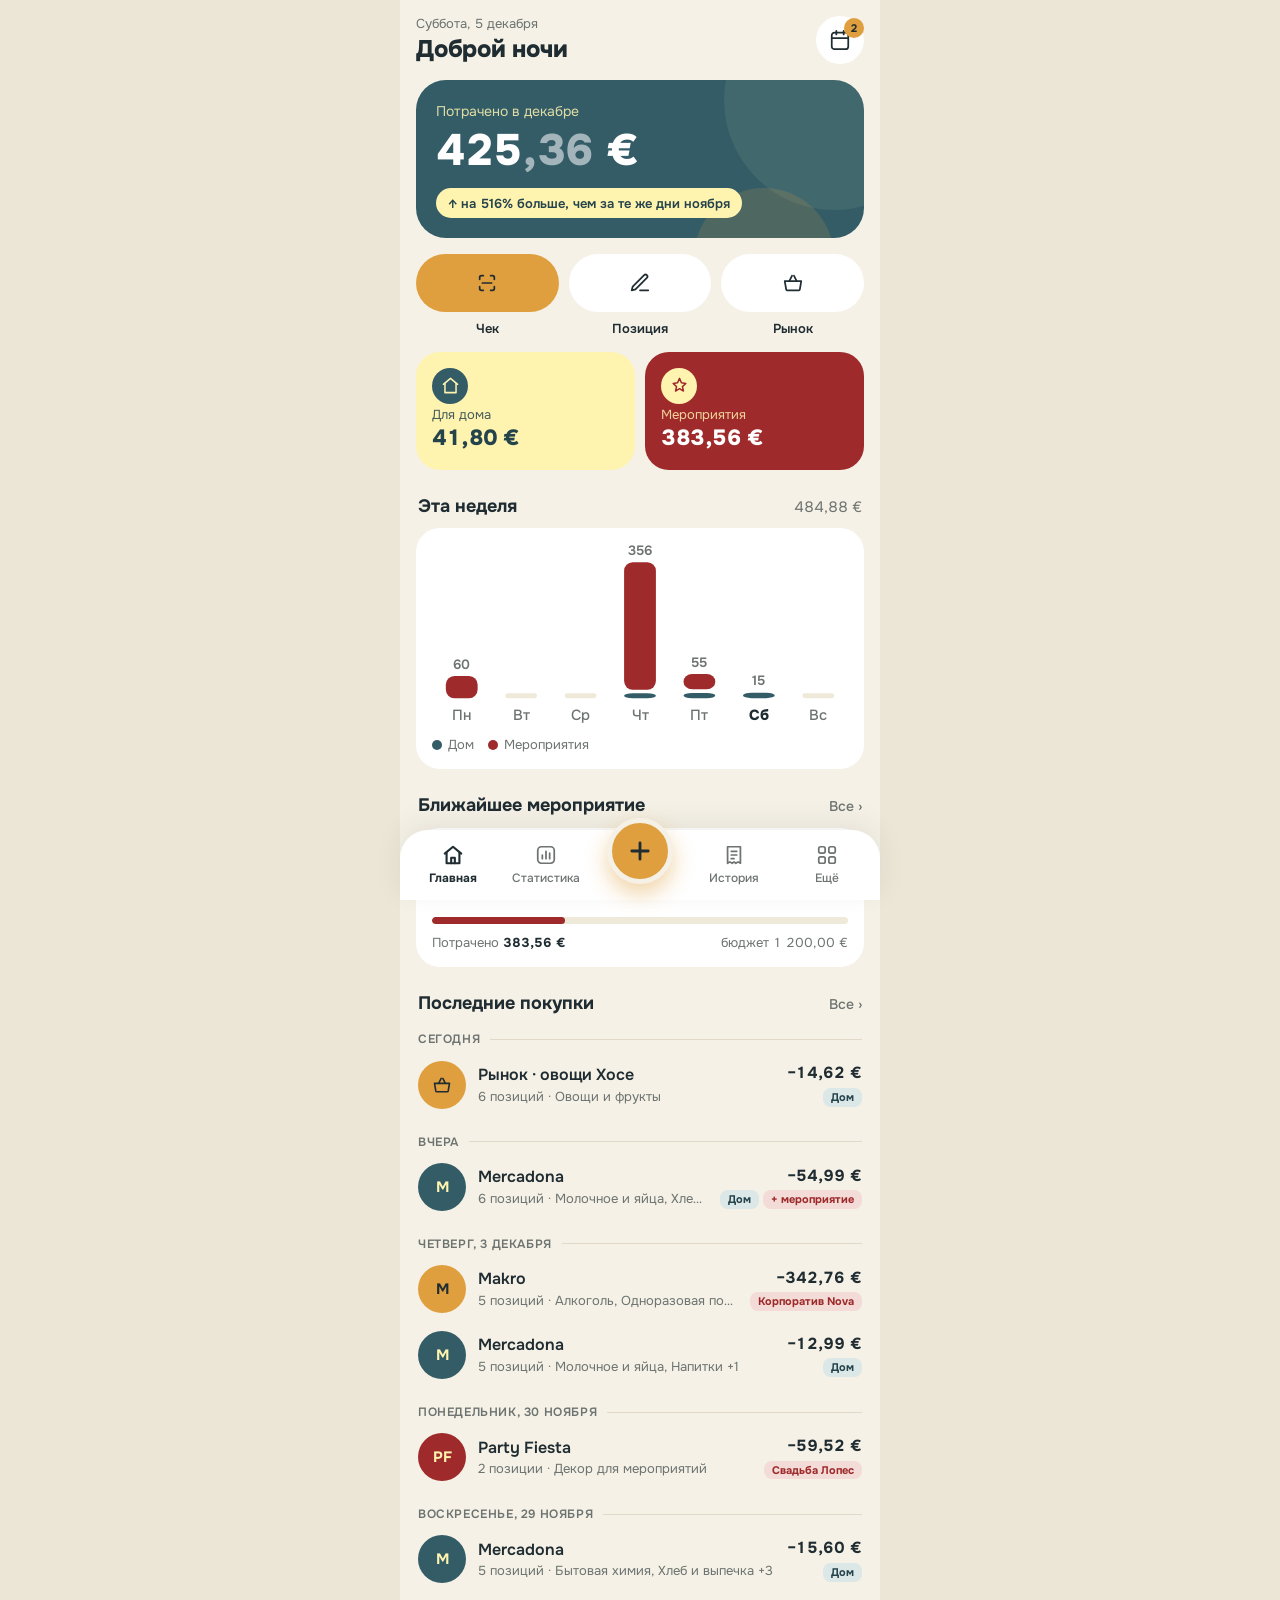
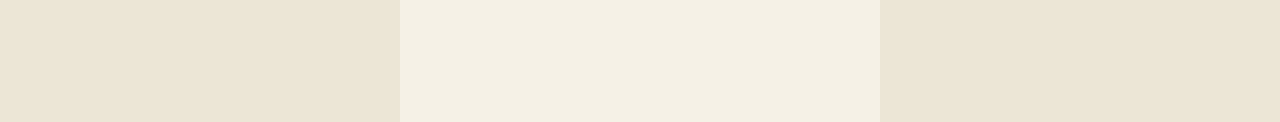
<file: expenses/index.html>
<!doctype html>
<html lang="ru">
<head>
<meta charset="utf-8">
<meta name="viewport" content="width=device-width,initial-scale=1,viewport-fit=cover">
<title>Расходы</title>
<meta name="theme-color" content="#F5F1E6">
<meta name="apple-mobile-web-app-capable" content="yes">
<meta name="apple-mobile-web-app-status-bar-style" content="default">
<link rel="manifest" href="manifest.webmanifest">
<link rel="preconnect" href="https://fonts.googleapis.com">
<link rel="preconnect" href="https://fonts.gstatic.com" crossorigin>
<link rel="stylesheet" href="https://fonts.googleapis.com/css2?family=Onest:wght@400;500;600;700;800&display=swap">
<link rel="stylesheet" href="styles.css">
</head>
<body>
<main id="app" aria-live="polite"></main>

<nav class="nav" id="nav" aria-label="Разделы">
  <a href="#/home" data-tab="home"><svg class="i" viewBox="0 0 24 24"><path d="M3 10.5 12 3l9 7.5"/><path d="M5 9.5V21h14V9.5"/><path d="M10 21v-6h4v6"/></svg><span>Главная</span></a>
  <a href="#/stats" data-tab="stats"><svg class="i" viewBox="0 0 24 24"><rect x="3" y="3" width="18" height="18" rx="4"/><path d="M8 16v-4M12 16V8M16 16v-6"/></svg><span>Статистика</span></a>
  <button class="fab" data-act="open-add" aria-label="Добавить покупку"><svg class="i" viewBox="0 0 24 24"><path d="M12 5v14M5 12h14"/></svg></button>
  <a href="#/history" data-tab="history"><svg class="i" viewBox="0 0 24 24"><path d="M5 3h14v18l-2.5-1.5L14 21l-2-1.5L10 21l-2.5-1.5L5 21z"/><path d="M9 8h6M9 12h6M9 16h3"/></svg><span>История</span></a>
  <a href="#/more" data-tab="more"><svg class="i" viewBox="0 0 24 24"><rect x="3" y="3" width="7" height="7" rx="2"/><rect x="14" y="3" width="7" height="7" rx="2"/><rect x="3" y="14" width="7" height="7" rx="2"/><rect x="14" y="14" width="7" height="7" rx="2"/></svg><span>Ещё</span></a>
</nav>

<div id="toast" class="toast" role="status"></div>
<script src="app.js"></script>
</body>
</html>
</file>
<file: expenses/styles.css>
/* Палитра: Hunyadi yellow, Auburn, Dark slate gray, Vanilla */
:root{
  --yellow:#E09F3E; --yellow-deep:#A86C17; --yellow-tint:#F6E4C4;
  --red:#9E2A2B; --red-tint:#F3DCD8;
  --slate:#335C67; --slate-deep:#24434B; --slate-tint:#DCE7E8;
  --vanilla:#FFF3B0;
  --bg:#F5F1E6; --card:#FFFFFF; --surface:#EFE9DA; --line:#E2DAC6;
  --ink:#1F2C31; --muted:#6C7370;
  --home:var(--slate); --event:var(--red);
  --font:'Onest',system-ui,-apple-system,'Segoe UI',sans-serif;
  color-scheme:light;
}
*{box-sizing:border-box}
html,body{margin:0;background:var(--bg);color:var(--ink);font-family:var(--font);font-size:15px;line-height:1.35;-webkit-tap-highlight-color:transparent;-webkit-text-size-adjust:100%}
body{min-height:100vh;overflow-x:hidden}
button,input,select,textarea{font:inherit;color:inherit}
input,select,textarea{font-size:16px}
button{cursor:pointer;border:0;background:none;padding:0}
a{color:inherit}
:focus-visible{outline:3px solid var(--yellow);outline-offset:2px}
#app{max-width:480px;margin:0 auto;padding:max(12px,env(safe-area-inset-top)) 16px 130px}
body.no-nav #app{padding-bottom:150px}
.num{font-variant-numeric:tabular-nums}
.muted{color:var(--muted)}
svg.i{width:22px;height:22px;fill:none;stroke:currentColor;stroke-width:1.9;stroke-linecap:round;stroke-linejoin:round;flex-shrink:0}
h1,h2,h3{margin:0}

/* ---------- верхняя панель ---------- */
.topbar{display:flex;align-items:center;gap:12px;min-height:56px;margin-bottom:12px}
.topbar h1{flex:1;text-align:center;font-size:19px;font-weight:700}
.round{width:48px;height:48px;border-radius:50%;background:var(--card);display:grid;place-items:center;flex-shrink:0;position:relative}
.round .dot{position:absolute;top:2px;right:0;min-width:20px;height:20px;border-radius:10px;background:var(--yellow);font-size:11px;font-weight:700;display:grid;place-items:center;padding:0 5px}
.spacer{width:48px;flex-shrink:0}
.hello{flex:1}
.hello small{display:block;color:var(--muted);font-size:13px}
.hello b{font-size:24px;font-weight:800;letter-spacing:-.01em}

/* ---------- герой ---------- */
.hero{background:var(--slate);color:var(--vanilla);border-radius:30px;padding:22px 20px 20px;position:relative;overflow:hidden;isolation:isolate}
.hero::before,.hero::after{content:'';position:absolute;border-radius:50%;z-index:-1}
.hero::before{width:220px;height:220px;right:-80px;top:-90px;background:rgba(255,243,176,.07)}
.hero::after{width:140px;height:140px;right:30px;bottom:-90px;background:rgba(224,159,62,.16)}
.hero.red{background:var(--red)}
.hero .label{font-size:14px;opacity:.85}
.big{font-size:44px;font-weight:800;letter-spacing:-.03em;line-height:1.08;margin:6px 0 14px;color:#fff}
.big .cents{opacity:.55}
.pill{display:inline-flex;align-items:center;gap:6px;min-height:30px;padding:4px 12px;border-radius:15px;font-size:13px;font-weight:600}
.pill.vanilla{background:var(--vanilla);color:var(--slate-deep)}
.hero.red .pill.vanilla{color:var(--red)}
.hero-row{display:flex;justify-content:space-between;align-items:flex-end;gap:10px;flex-wrap:wrap}
.hero .meter{background:rgba(255,243,176,.22);margin-top:14px}
.hero .meter i{background:var(--vanilla)}
.hero-meta{display:flex;justify-content:space-between;font-size:13px;margin-top:8px;opacity:.9}

/* ---------- быстрые действия ---------- */
.quick{display:grid;grid-template-columns:repeat(3,1fr);gap:10px;margin:16px 0 4px}
.qa{display:flex;flex-direction:column;align-items:center;gap:8px;font-size:13px;font-weight:600;text-decoration:none}
.qa .ic{width:100%;height:58px;border-radius:29px;background:var(--card);display:grid;place-items:center}
.qa.primary .ic{background:var(--yellow)}

/* ---------- плитки ---------- */
.tiles{display:grid;grid-template-columns:1fr 1fr;gap:10px;margin-top:14px}
.tile{text-decoration:none;border-radius:24px;padding:16px;min-height:118px;display:flex;flex-direction:column;justify-content:space-between;position:relative;overflow:hidden;text-align:left;width:100%}
.tile .t-ic{width:36px;height:36px;border-radius:50%;display:grid;place-items:center}
.tile .t-ic svg.i{width:19px;height:19px}
.tile small{font-size:13px;opacity:.85}
.tile b{display:block;font-size:22px;font-weight:800;letter-spacing:-.02em}
.tile.home{background:var(--vanilla);color:var(--slate-deep)}
.tile.home .t-ic{background:var(--slate);color:var(--vanilla)}
.tile.ev{background:var(--red);color:var(--vanilla)}
.tile.ev .t-ic{background:var(--vanilla);color:var(--red)}
.tile.ev b{color:#fff}

/* ---------- карточки и секции ---------- */
.card{background:var(--card);border-radius:24px;padding:16px}
.card + .card{margin-top:12px}
.sec{display:flex;justify-content:space-between;align-items:baseline;gap:10px;margin:24px 2px 10px}
.sec h2{font-size:18px;font-weight:700}
.sec a,.sec button{font-size:14px;color:var(--muted);text-decoration:none;font-weight:500}
.empty{text-align:center;color:var(--muted);padding:28px 12px}

/* ---------- лента покупок ---------- */
.day-label{display:flex;align-items:center;gap:10px;font-size:12px;font-weight:600;color:var(--muted);text-transform:uppercase;letter-spacing:.05em;margin:16px 2px 4px}
.day-label::after{content:'';flex:1;height:1px;background:var(--line)}
.day-label .num{text-transform:none;letter-spacing:0}
.tx{display:flex;align-items:center;gap:12px;padding:9px 2px;width:100%;text-align:left}
.av{width:48px;height:48px;border-radius:50%;display:grid;place-items:center;font-weight:700;font-size:15px;flex-shrink:0}
.av svg.i{width:20px;height:20px}
.tx .mid{flex:1;min-width:0}
.tx .t{font-weight:600;font-size:16px;white-space:nowrap;overflow:hidden;text-overflow:ellipsis}
.tx .s{font-size:13px;color:var(--muted);white-space:nowrap;overflow:hidden;text-overflow:ellipsis;margin-top:2px}
.tx .amt{text-align:right;font-weight:700;font-size:16px;white-space:nowrap}
.tx .amt .ptags{margin-top:4px;display:flex;gap:4px;justify-content:flex-end}
.ptag{display:inline-flex;align-items:center;gap:4px;font-size:11px;font-weight:700;padding:2px 8px;border-radius:8px;white-space:nowrap}
.ptag.home{background:var(--slate-tint);color:var(--slate-deep)}
.ptag.ev{background:var(--red-tint);color:var(--red)}

/* ---------- чипы / сегменты ---------- */
.chips{display:flex;gap:8px;overflow-x:auto;scrollbar-width:none;padding:2px 0 4px;margin:0 -16px;padding-inline:16px}
.chips::-webkit-scrollbar{display:none}
.chip{flex-shrink:0;height:40px;padding:0 16px;border-radius:20px;border:1.5px solid var(--line);background:var(--card);font-weight:600;font-size:14px;white-space:nowrap;display:inline-flex;align-items:center;gap:6px}
.chip.on{background:var(--yellow);border-color:var(--yellow)}
.chips.wrap{flex-wrap:wrap;overflow:visible;margin:0;padding:0}
.chips.wrap .chip{height:36px;padding:0 12px;font-size:13px}
.seg{display:flex;background:var(--surface);border-radius:18px;padding:4px;gap:2px}
.seg button{flex:1;height:38px;border-radius:14px;font-weight:600;font-size:14px;color:var(--muted)}
.seg button.on{background:var(--card);color:var(--ink);box-shadow:0 1px 3px rgba(31,44,49,.1)}

/* ---------- поиск ---------- */
.search{display:flex;align-items:center;gap:10px;height:50px;border-radius:25px;background:var(--card);padding:0 16px;margin-bottom:12px;color:var(--muted)}
.search input{border:0;background:transparent;flex:1;min-width:0;height:100%;color:var(--ink)}
.search input:focus{outline:none}

/* ---------- статистика ---------- */
.period{display:flex;align-items:center;justify-content:space-between;gap:8px;margin:14px 0 6px}
.period b{font-size:16px;font-weight:700;text-transform:capitalize}
.period .round{width:40px;height:40px}
.period .round[disabled]{opacity:.35;cursor:default}
.total-line{display:flex;align-items:baseline;justify-content:space-between;gap:10px;flex-wrap:wrap}
.total-line .big{color:var(--ink);font-size:38px;margin:2px 0 4px}
.delta{font-size:13px;font-weight:600;padding:4px 10px;border-radius:12px;background:var(--surface)}
.delta.up{background:var(--red-tint);color:var(--red)}
.delta.down{background:var(--slate-tint);color:var(--slate-deep)}
.chart-head{display:flex;justify-content:space-between;align-items:center;gap:10px;margin-bottom:6px;min-height:22px;font-size:14px}
.chart-head b{font-weight:700}
.chart svg{width:100%;height:auto;display:block;overflow:visible}
.legend{display:flex;gap:14px;font-size:13px;color:var(--muted);margin-top:8px}
.legend i{display:inline-block;width:10px;height:10px;border-radius:50%;margin-right:6px;vertical-align:-1px}
.cal{display:grid;grid-template-columns:repeat(7,1fr);gap:5px}
.cal .h{font-size:11px;color:var(--muted);text-align:center;font-weight:600;padding-bottom:2px}
.cal button{aspect-ratio:1;border-radius:11px;display:grid;place-items:center;font-size:12px;font-weight:600;background:var(--surface);color:var(--ink)}
.cal button.today{box-shadow:inset 0 0 0 2px var(--slate)}
.cal button.sel{box-shadow:inset 0 0 0 2px var(--ink)}
.cal button.future{opacity:.4}
.scale{display:flex;align-items:center;gap:6px;justify-content:flex-end;font-size:11px;color:var(--muted);margin-top:8px}
.scale i{width:14px;height:14px;border-radius:4px;display:inline-block}

.cat-row{display:grid;grid-template-columns:42px 1fr auto;gap:12px;align-items:center;padding:8px 0;width:100%;text-align:left}
.cat-ic{width:42px;height:42px;border-radius:15px;display:grid;place-items:center;font-size:20px}
.cat-row .nm{font-weight:600;display:flex;justify-content:space-between;gap:8px}
.cat-row .nm span{color:var(--muted);font-weight:500;font-size:13px}
.cat-row .sum{font-weight:700;text-align:right;white-space:nowrap}
.meter{height:7px;border-radius:4px;background:var(--surface);margin-top:7px;overflow:hidden}
.meter i{display:block;height:100%;border-radius:4px;min-width:3px}

.top-list .tx .av{background:var(--surface);font-size:20px}

/* ---------- меню «Ещё» ---------- */
.menu{background:var(--card);border-radius:24px;overflow:hidden}
.menu a,.menu button{display:flex;align-items:center;gap:14px;padding:15px 16px;width:100%;text-align:left;text-decoration:none;font-weight:600}
.menu > * + *{border-top:1px solid var(--surface)}
.menu .m-ic{width:40px;height:40px;border-radius:14px;display:grid;place-items:center}
.menu .m-tx{flex:1}
.menu .m-tx small{display:block;color:var(--muted);font-weight:500;font-size:13px}
.menu .danger{color:var(--red)}

/* ---------- формы ---------- */
.field{display:flex;flex-direction:column;gap:6px;margin-bottom:12px}
.field > span{font-size:13px;color:var(--muted);font-weight:500;padding-left:4px}
.in{height:52px;border-radius:16px;border:1.5px solid var(--line);background:var(--card);padding:0 14px;width:100%;min-width:0}
select.in{appearance:none;background-image:url("data:image/svg+xml,%3Csvg xmlns='http://www.w3.org/2000/svg' viewBox='0 0 24 24' fill='none' stroke='%236C7370' stroke-width='2' stroke-linecap='round'%3E%3Cpath d='m6 9 6 6 6-6'/%3E%3C/svg%3E");background-repeat:no-repeat;background-position:right 12px center;background-size:18px;padding-right:36px}
.in:focus{outline:none;border-color:var(--yellow)}
.grid2{display:grid;grid-template-columns:1fr 1fr;gap:10px}
.btn{height:56px;border-radius:28px;background:var(--yellow);font-weight:700;font-size:16px;width:100%;display:flex;align-items:center;justify-content:center;gap:8px;color:var(--ink)}
.btn.dark{background:var(--slate);color:var(--vanilla)}
.btn.ghost{background:var(--surface)}
.btn.danger{background:var(--red-tint);color:var(--red)}
.btn.sm{height:46px;font-size:15px}
.btn[disabled]{opacity:.5}
.btns{display:grid;gap:10px;margin-top:16px}

.amount-card{background:var(--vanilla);border-radius:30px;padding:22px 16px 18px;text-align:center;margin-bottom:14px}
.amount-card label{font-size:14px;color:var(--slate-deep);font-weight:500}
.amount-in{display:flex;align-items:center;justify-content:center;gap:4px;margin-top:4px}
.amount-in input{font-size:46px;font-weight:800;letter-spacing:-.03em;text-align:center;border:0;background:transparent;width:1.2ch;min-width:1.2ch;max-width:8ch;padding:0;color:var(--ink)}
.amount-in input:focus{outline:none}
.amount-in span{font-size:46px;font-weight:800;color:var(--slate)}
.presets{display:flex;gap:8px;justify-content:center;margin-top:10px;flex-wrap:wrap}
.presets button{height:34px;padding:0 14px;border-radius:17px;background:rgba(255,255,255,.7);font-weight:600;font-size:14px}

.purpose{display:flex;gap:8px;overflow-x:auto;scrollbar-width:none;margin:0 -16px;padding:2px 16px 4px}
.purpose::-webkit-scrollbar{display:none}
.purpose .chip.on.ev{background:var(--red);border-color:var(--red);color:var(--vanilla)}
.purpose .chip.on.home{background:var(--slate);border-color:var(--slate);color:var(--vanilla)}

/* ---------- редактор позиций ---------- */
.ed-head{background:var(--card);border-radius:24px;padding:14px 14px 2px;margin-bottom:14px}
.ed-head .field{margin-bottom:12px}
.row{background:var(--card);border-radius:22px;padding:12px;margin-bottom:10px;display:grid;gap:8px;border-left:5px solid var(--slate)}
.row.ev{border-left-color:var(--red)}
.row .l1{display:flex;gap:8px;align-items:center}
.row .l1 .no{width:26px;height:26px;border-radius:50%;background:var(--surface);display:grid;place-items:center;font-size:12px;font-weight:700;flex-shrink:0}
.row .in{height:44px;border-radius:13px;padding:0 10px}
.row select.in{padding-right:30px;background-position:right 8px center;background-size:16px}
.row .l2{display:grid;grid-template-columns:1fr 72px 1.1fr 1.2fr;gap:6px}
.row .l3{display:grid;grid-template-columns:1fr 1fr;gap:6px}
.row .orig{font-size:12px;color:var(--muted);font-family:ui-monospace,'SF Mono',Menlo,monospace;padding-left:34px;margin-top:-4px}
.row .del{width:40px;height:40px;border-radius:50%;display:grid;place-items:center;color:var(--muted);flex-shrink:0}
.mini-lbl{display:grid;grid-template-columns:1fr 72px 1.1fr 1.2fr;gap:6px;font-size:11px;color:var(--muted);padding:0 4px;margin-top:-2px}
.add-row{width:100%;height:52px;border-radius:22px;border:2px dashed var(--line);font-weight:600;color:var(--muted);display:flex;align-items:center;justify-content:center;gap:8px}
.check{display:flex;gap:10px;align-items:center;padding:12px 14px;border-radius:18px;font-size:14px;font-weight:600;margin-bottom:12px}
.check.ok{background:var(--slate-tint);color:var(--slate-deep)}
.check.warn{background:var(--red-tint);color:var(--red)}
.receipt-thumb{display:flex;gap:12px;align-items:center;margin-bottom:12px}
.receipt-thumb img{width:56px;height:72px;object-fit:cover;border-radius:12px;background:var(--surface)}

.savebar{position:fixed;left:50%;transform:translateX(-50%);bottom:0;width:100%;max-width:480px;background:var(--card);border-radius:28px 28px 0 0;padding:14px 16px calc(14px + env(safe-area-inset-bottom));display:flex;gap:12px;align-items:center;box-shadow:0 -8px 28px rgba(31,44,49,.08);z-index:25}
.savebar .tot{flex:1}
.savebar .tot small{display:block;color:var(--muted);font-size:13px}
.savebar .tot b{font-size:22px;font-weight:800;letter-spacing:-.02em}
.savebar .btn{width:auto;padding:0 28px}

/* ---------- загрузка чека ---------- */
.drop{display:flex;flex-direction:column;align-items:center;justify-content:center;gap:10px;text-align:center;min-height:260px;border-radius:30px;border:2px dashed var(--yellow);background:var(--card);padding:24px;cursor:pointer}
.drop .ic{width:72px;height:72px;border-radius:50%;background:var(--yellow);display:grid;place-items:center}
.drop .ic svg.i{width:32px;height:32px}
.drop b{font-size:18px}
.drop img{max-height:320px;border-radius:18px}
.note{background:var(--vanilla);border-radius:20px;padding:14px 16px;font-size:14px;color:var(--slate-deep);margin-top:12px}

/* ---------- мероприятия ---------- */
.ev-card{text-decoration:none;color:inherit;background:var(--card);border-radius:24px;padding:16px;display:flex;flex-direction:column;gap:10px;width:100%;text-align:left}
.ev-card + .ev-card{margin-top:10px}
.ev-top{display:flex;gap:12px;align-items:center}
.datebox{width:56px;height:56px;border-radius:18px;background:var(--red-tint);color:var(--red);display:flex;flex-direction:column;align-items:center;justify-content:center;line-height:1;flex-shrink:0}
.datebox b{font-size:21px;font-weight:800}
.datebox small{font-size:11px;font-weight:600;margin-top:2px}
.datebox.past{background:var(--surface);color:var(--muted)}
.ev-top .mid{flex:1;min-width:0}
.ev-top .t{font-weight:700;font-size:16px}
.ev-top .s{font-size:13px;color:var(--muted)}
.ev-meta{display:flex;justify-content:space-between;font-size:13px;color:var(--muted)}
.ev-meta b{color:var(--ink)}
.meter.red i{background:var(--red)}
.meter.over i{background:var(--yellow-deep)}

/* ---------- категории ---------- */
.cat-grid{display:grid;grid-template-columns:repeat(2,1fr);gap:10px}
.cat-tile{background:var(--card);border-radius:22px;padding:14px;display:flex;flex-direction:column;gap:10px;text-align:left;width:100%;position:relative}
.cat-tile.hidden{opacity:.45}
.cat-tile .nm{font-weight:600;font-size:14px;line-height:1.25}
.cat-tile .sm{font-size:13px;color:var(--muted)}
.cat-tile .own{position:absolute;top:12px;right:12px;font-size:10px;font-weight:700;padding:2px 7px;border-radius:7px;background:var(--yellow-tint);color:var(--yellow-deep)}
.emoji-grid{display:grid;grid-template-columns:repeat(8,1fr);gap:6px}
.emoji-grid button{aspect-ratio:1;border-radius:12px;background:var(--card);font-size:20px}
.emoji-grid button.on{box-shadow:inset 0 0 0 2px var(--ink)}
.swatches{display:flex;flex-wrap:wrap;gap:8px}
.swatches button{width:36px;height:36px;border-radius:50%}
.swatches button.on{box-shadow:0 0 0 3px var(--bg),0 0 0 5px var(--ink)}

/* ---------- нижнее меню ---------- */
.nav{position:fixed;left:50%;transform:translateX(-50%);bottom:0;width:100%;max-width:480px;background:var(--card);border-radius:28px 28px 0 0;display:grid;grid-template-columns:repeat(5,1fr);align-items:end;padding:10px 6px calc(10px + env(safe-area-inset-bottom));box-shadow:0 -8px 28px rgba(31,44,49,.07);z-index:20}
.nav a{display:flex;flex-direction:column;align-items:center;gap:4px;font-size:12px;color:var(--muted);text-decoration:none;font-weight:500;padding:4px 0}
.nav a.on{color:var(--ink);font-weight:700}
.nav a.on svg.i{stroke-width:2.3}
.nav .fab{width:66px;height:66px;border-radius:50%;background:var(--yellow);display:grid;place-items:center;margin:-38px auto 6px;box-shadow:0 10px 22px rgba(224,159,62,.45);border:5px solid var(--bg)}
.nav .fab svg.i{width:28px;height:28px;stroke-width:2.4}
body.no-nav .nav{display:none}

/* ---------- шторка ---------- */
.ov{position:fixed;inset:0;background:rgba(31,44,49,.42);z-index:50;display:flex;align-items:flex-end;justify-content:center;animation:fade .18s ease}
.sheet{background:var(--bg);width:100%;max-width:480px;border-radius:30px 30px 0 0;padding:10px 16px calc(22px + env(safe-area-inset-bottom));max-height:92vh;overflow:auto;animation:up .22s ease}
.grab{width:42px;height:5px;border-radius:3px;background:var(--line);margin:0 auto 14px}
.sheet-h{display:flex;align-items:center;justify-content:space-between;gap:10px;margin-bottom:14px}
.sheet-h h2{font-size:20px;font-weight:700}
.sheet-h .round{width:40px;height:40px}
.add-opt{display:flex;align-items:center;gap:14px;background:var(--card);border-radius:22px;padding:14px;width:100%;text-align:left;text-decoration:none}
.add-opt + .add-opt{margin-top:10px}
.add-opt .ic{width:52px;height:52px;border-radius:18px;display:grid;place-items:center;flex-shrink:0}
.add-opt b{display:block;font-size:16px}
.add-opt small{color:var(--muted);font-size:13px}
.items-list .it{display:flex;gap:12px;align-items:center;padding:10px 0}
.items-list .it + .it{border-top:1px solid var(--surface)}
.items-list .it .cat-ic{width:38px;height:38px;font-size:18px;border-radius:13px}
.items-list .mid{flex:1;min-width:0}
.items-list .mid b{font-weight:600;display:block}
.items-list .mid small{color:var(--muted);font-size:13px}
.items-list .r{text-align:right;font-weight:700;white-space:nowrap}
.items-list .r .ptag{margin-top:3px}
.sum-line{display:flex;justify-content:space-between;font-weight:800;font-size:18px;padding-top:12px;margin-top:4px;border-top:2px solid var(--surface)}

.toast{position:fixed;left:50%;bottom:110px;transform:translate(-50%,20px);background:var(--ink);color:var(--vanilla);padding:12px 20px;border-radius:20px;font-weight:600;font-size:14px;opacity:0;pointer-events:none;transition:.25s;z-index:60;white-space:nowrap}
.toast.show{opacity:1;transform:translate(-50%,0)}

@keyframes fade{from{opacity:0}}
@keyframes up{from{transform:translateY(40px);opacity:.4}}
@media (prefers-reduced-motion:reduce){.ov,.sheet{animation:none}.toast{transition:none}}
@media (min-width:600px){body{background:#ECE6D6}#app{background:var(--bg);min-height:100vh}}
</file>
